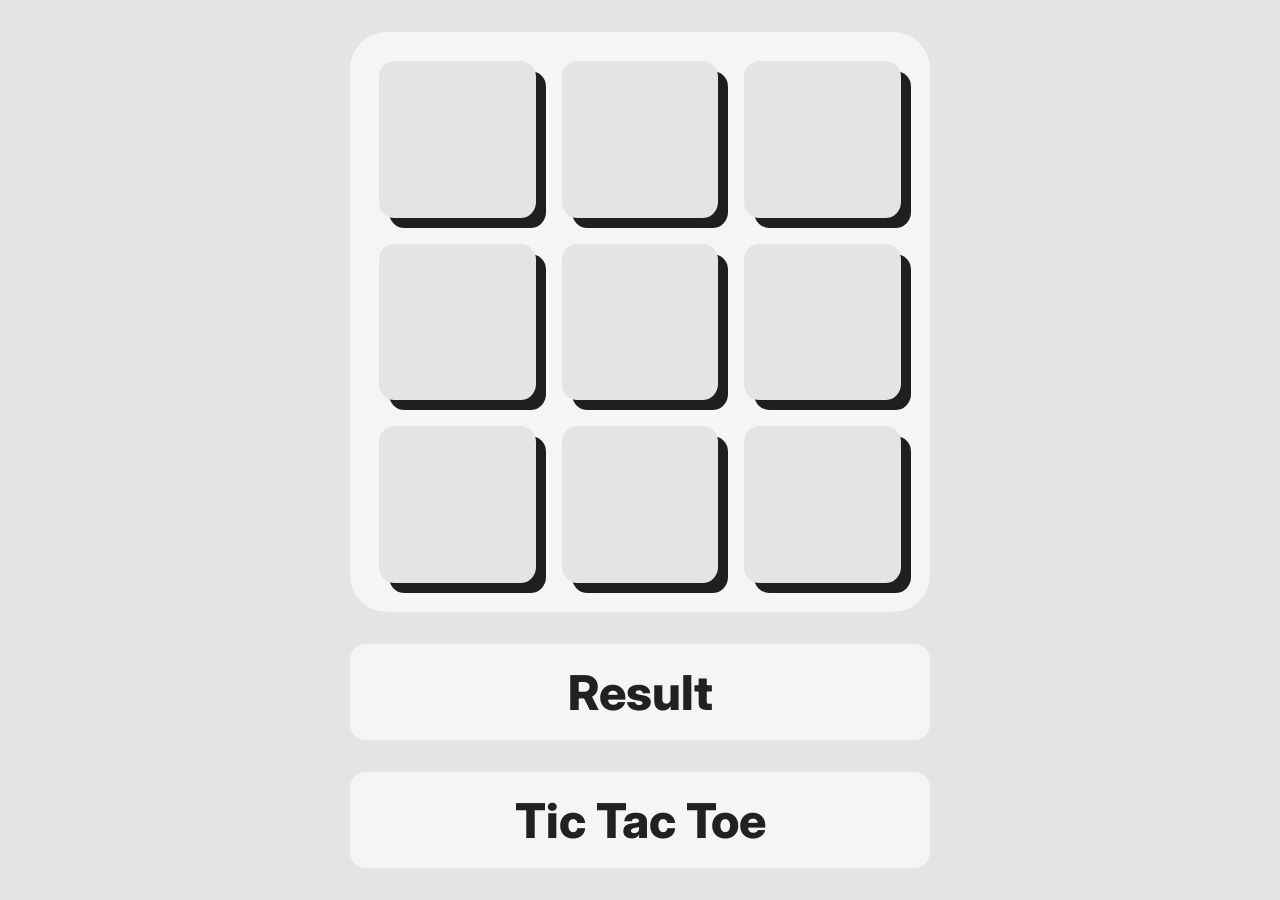
<file: tic-tac-toe/index.html>
<!doctype html>
<html lang="ru">
<head>
    <meta charset="UTF-8">
    <meta name="viewport"
          content="width=device-width, user-scalable=no, initial-scale=1.0, maximum-scale=1.0, minimum-scale=1.0">
    <meta http-equiv="X-UA-Compatible" content="ie=edge">
    <title>Крестики-нолики</title>

    <link rel="preconnect" href="https://fonts.googleapis.com">
    <link rel="preconnect" href="https://fonts.gstatic.com" crossorigin>
    <link href="https://fonts.googleapis.com/css2?family=Inter:ital,opsz,wght@0,14..32,100..900;1,14..32,100..900&display=swap" rel="stylesheet">

    <link rel="stylesheet" href="style.css">
</head>
<body>
    <div class="game" data-current-player="">
        <div class="game-board">
            <div class="game-board__fields">
                <label class="game-field">
                    <input type="radio" class="game-field__input" data-x="0" data-y="0" />
                    <span class="game-field__mark"></span>
                </label>
                <label class="game-field">
                    <input type="radio" class="game-field__input" data-x="1" data-y="0" />
                    <span class="game-field__mark"></span>
                </label>
                <label class="game-field">
                    <input type="radio" class="game-field__input" data-x="2" data-y="0" />
                    <span class="game-field__mark"></span>
                </label>
                <label class="game-field">
                    <input type="radio" class="game-field__input" data-x="0" data-y="1" />
                    <span class="game-field__mark"></span>
                </label>
                <label class="game-field">
                    <input type="radio" class="game-field__input" data-x="1" data-y="1" />
                    <span class="game-field__mark"></span>
                </label>
                <label class="game-field">
                    <input type="radio" class="game-field__input" data-x="2" data-y="1" />
                    <span class="game-field__mark"></span>
                </label>
                <label class="game-field">
                    <input type="radio" class="game-field__input" data-x="0" data-y="2" />
                    <span class="game-field__mark"></span>
                </label>
                <label class="game-field">
                    <input type="radio" class="game-field__input" data-x="1" data-y="2" />
                    <span class="game-field__mark"></span>
                </label>
                <label class="game-field">
                    <input type="radio" class="game-field__input" data-x="2" data-y="2" />
                    <span class="game-field__mark"></span>
                </label>
            </div>
        </div>

        <div class="game-result">Result</div>
        <div class="game-name">Tic Tac Toe</div>
        <button type="button" class="game-reset">
            <svg class="game-reset__icon" width="48" height="48" viewBox="0 0 48 48" fill="none" xmlns="http://www.w3.org/2000/svg">
                <path d="M40.4792 7.52083C35.725 2.76666 28.9875 0.0249977 21.5792 0.783331C10.875 1.8625 2.06667 10.5542 0.870837 21.2583C-0.73333 35.4042 10.2042 47.3333 24 47.3333C33.3042 47.3333 41.2958 41.8792 45.0292 34.0333C45.9625 32.0792 44.5625 29.8333 42.4042 29.8333C41.325 29.8333 40.3042 30.4167 39.8375 31.3792C36.5417 38.4667 28.6375 42.9583 20.0042 41.0333C13.5292 39.6042 8.30834 34.325 6.9375 27.85C4.4875 16.5333 13.0917 6.5 24 6.5C28.8417 6.5 33.1583 8.5125 36.3083 11.6917L31.9042 16.0958C30.0667 17.9333 31.35 21.0833 33.9458 21.0833H44.4167C46.0208 21.0833 47.3333 19.7708 47.3333 18.1667V7.69583C47.3333 5.1 44.1833 3.7875 42.3458 5.625L40.4792 7.52083Z" fill="white"/>
            </svg>
            Restart
        </button>
    </div>

    <script src="game.js"></script>
    <script>
        const $game = document.querySelector('[data-current-player]');
        const $gameInputs = document.querySelectorAll('.game-field__input');
        const $gameResult = document.querySelector('.game-result');
        const $gameReset = document.querySelector('.game-reset');

        if (!$game || !$gameInputs.length || !$gameResult || !$gameReset) {
            throw new Error('No game fields');
        }

        const game = new Game($game, $gameInputs, $gameResult, $gameReset);
        game.init();
    </script>
</body>
</html>
</file>
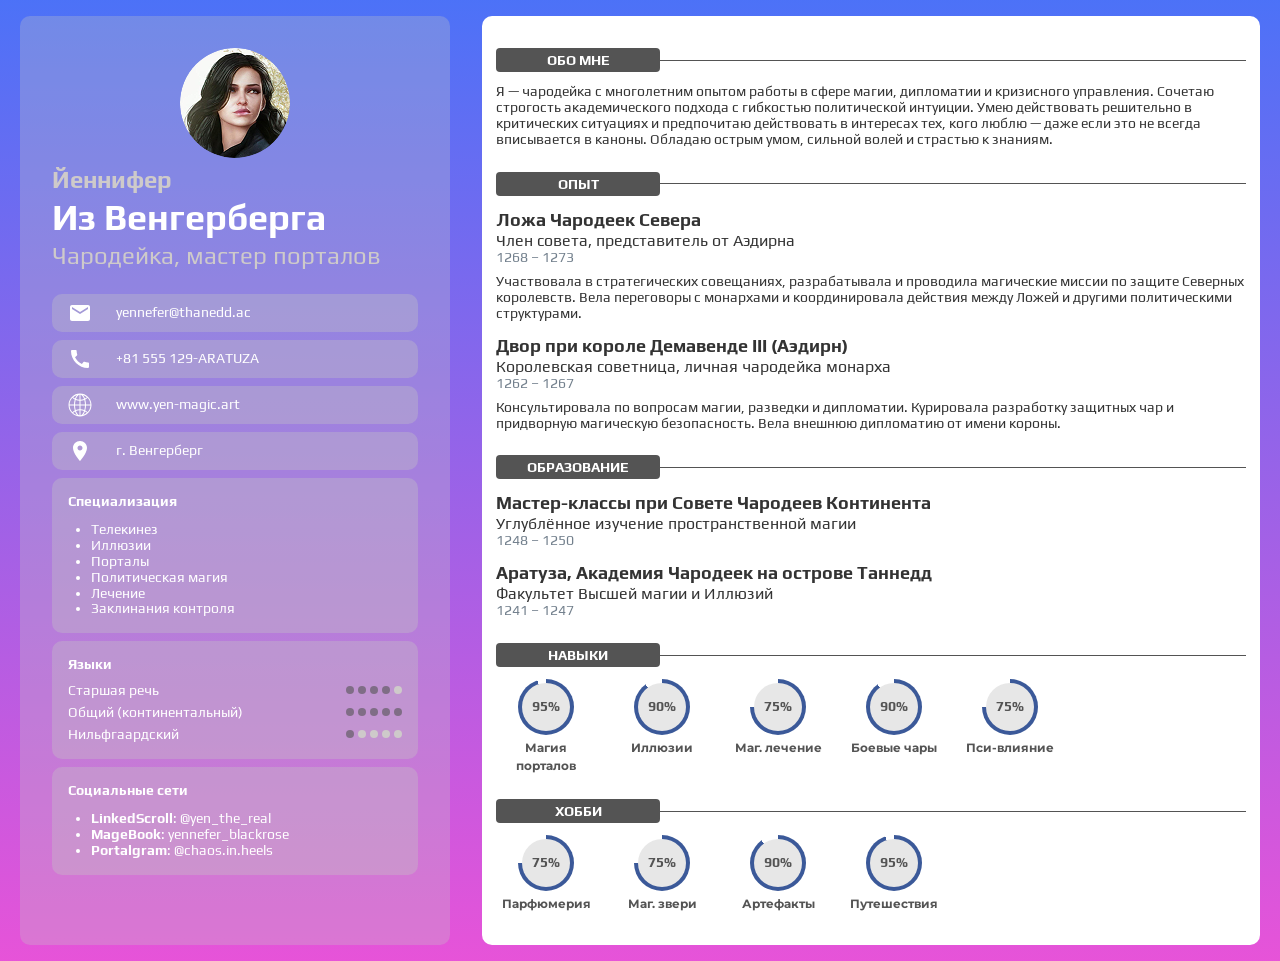
<file: visit/index.html>
<!doctype html>
<html lang="ru">
<head>
    <meta charset="UTF-8">
    <meta name="viewport"
          content="width=device-width, user-scalable=no, initial-scale=1.0, maximum-scale=1.0, minimum-scale=1.0">
    <meta http-equiv="X-UA-Compatible" content="ie=edge">
    <title>Визитка</title>

    <link rel="preconnect" href="https://fonts.googleapis.com">
    <link rel="preconnect" href="https://fonts.gstatic.com" crossorigin>
    <link href="https://fonts.googleapis.com/css2?family=Montserrat:ital,wght@0,100..900;1,100..900&family=Play:wght@400;700&display=swap" rel="stylesheet">

    <link rel="stylesheet" href="style.css">
</head>
<body>
    <div class="container">
        <aside class="person">
            <div class="person-photo-container">
                <img src="img/photo.png" alt="photo" class="person-photo">
            </div>

            <div class="person-info">
                <h1 class="person-info__name">
                    Йеннифер
                </h1>
                <h2 class="person-info__from">
                    Из Венгерберга
                </h2>
                <div class="person-info__job">
                    Чародейка, мастер порталов
                </div>
            </div>

            <div class="person-properties-list">
                <div class="person-property person-property--inline">
                    <svg width="24" height="24" viewBox="0 0 24 24" fill="none" xmlns="http://www.w3.org/2000/svg">
                        <g clip-path="url(#clip0_288_75)">
                            <path d="M20 4H4C2.9 4 2.01 4.9 2.01 6L2 18C2 19.1 2.9 20 4 20H20C21.1 20 22 19.1 22 18V6C22 4.9 21.1 4 20 4ZM20 8L12 13L4 8V6L12 11L20 6V8Z" fill="white"/>
                        </g>
                        <defs>
                            <clipPath id="clip0_288_75">
                                <rect width="24" height="24" fill="white"/>
                            </clipPath>
                        </defs>
                    </svg>
                    <a href="mailto:yennefer@thanedd.ac" target="_blank">yennefer@thanedd.ac</a>
                </div>
                <div class="person-property person-property--inline">
                    <svg width="24" height="24" viewBox="0 0 24 24" fill="none" xmlns="http://www.w3.org/2000/svg">
                        <g clip-path="url(#clip0_288_82)">
                            <path d="M20.01 15.38C18.78 15.38 17.59 15.18 16.48 14.82C16.13 14.7 15.74 14.79 15.47 15.06L13.9 17.03C11.07 15.68 8.42 13.13 7.01 10.2L8.96 8.54C9.23 8.26 9.31 7.87 9.2 7.52C8.83 6.41 8.64 5.22 8.64 3.99C8.64 3.45 8.19 3 7.65 3H4.19C3.65 3 3 3.24 3 3.99C3 13.28 10.73 21 20.01 21C20.72 21 21 20.37 21 19.82V16.37C21 15.83 20.55 15.38 20.01 15.38Z" fill="white"/>
                        </g>
                        <defs>
                            <clipPath id="clip0_288_82">
                                <rect width="24" height="24" fill="white"/>
                            </clipPath>
                        </defs>
                    </svg>
                    +81 555 129-ARATUZA
                </div>
                <div class="person-property person-property--inline">
                    <svg width="24" height="24" viewBox="0 0 24 24" fill="none" xmlns="http://www.w3.org/2000/svg">
                        <g clip-path="url(#clip0_288_88)">
                            <path d="M20.1188 3.88125C17.9531 1.71094 15.0656 0.515625 12 0.515625C8.93437 0.515625 6.04688 1.71094 3.88125 3.88125C1.71563 6.05156 0.515625 8.93437 0.515625 12C0.515625 15.0656 1.71094 17.9531 3.88125 20.1188C6.05156 22.2844 8.93437 23.4844 12 23.4844C15.0656 23.4844 17.9531 22.2891 20.1188 20.1188C22.2844 17.9484 23.4844 15.0656 23.4844 12C23.4844 8.93437 22.2891 6.04688 20.1188 3.88125ZM22.4437 11.4844H17.9906C17.9484 9.7125 17.7 8.00625 17.2641 6.49219C18.1125 6.05625 18.9047 5.50781 19.6312 4.86094C21.2719 6.61406 22.3172 8.92969 22.4437 11.4844ZM12.5156 12.5156H16.9641C16.9266 14.1469 16.7016 15.7078 16.3125 17.1047C15.1125 16.6219 13.8328 16.3406 12.5156 16.2797V12.5156ZM18.8906 4.14375C18.2906 4.67344 17.6344 5.12344 16.9406 5.49844C16.7625 5.00156 16.5609 4.53281 16.3359 4.09219C15.8906 3.21094 15.3844 2.48906 14.8266 1.93594C16.35 2.3625 17.7328 3.12656 18.8906 4.14375ZM12.5156 1.70625C13.5891 1.94531 14.6016 2.93437 15.4172 4.54688C15.6375 4.98281 15.8344 5.44687 16.0078 5.93906C14.9062 6.39375 13.7297 6.66094 12.5156 6.72187V1.70625ZM16.3172 6.92813C16.7016 8.31563 16.9219 9.86719 16.9594 11.4891H12.5156V7.75781C13.8375 7.69688 15.1172 7.41094 16.3172 6.92813ZM11.4844 11.4844H7.03594C7.07344 9.8625 7.29375 8.31094 7.67813 6.92344C8.87813 7.41094 10.1625 7.69219 11.4797 7.74844V11.4844H11.4844ZM11.4891 1.70625V6.72187C10.275 6.66094 9.09375 6.39375 7.99688 5.93906C8.17031 5.44687 8.36719 4.98281 8.5875 4.54688C9.40312 2.93437 10.4156 1.94531 11.4891 1.70625ZM9.17813 1.93594C8.62031 2.48906 8.11406 3.21563 7.66875 4.09219C7.44844 4.53281 7.24687 5.00156 7.06406 5.49844C6.37031 5.12344 5.71875 4.67344 5.11406 4.14375C6.27187 3.12656 7.65469 2.3625 9.17813 1.93594ZM4.37344 4.86094C5.1 5.50781 5.89219 6.05156 6.74063 6.49219C6.30469 8.01094 6.05156 9.7125 6.01406 11.4844H1.56094C1.6875 8.92969 2.73281 6.61406 4.37344 4.86094ZM1.56094 12.5156H6.01406C6.05625 14.3016 6.30937 16.0125 6.75 17.5359C5.90625 17.9719 5.11406 18.5109 4.39219 19.1578C2.7375 17.4 1.6875 15.0797 1.56094 12.5156ZM5.13281 19.875C5.73281 19.35 6.38437 18.9 7.07344 18.5297C7.25156 19.0125 7.44844 19.4766 7.66875 19.9078C8.11406 20.7891 8.62031 21.5109 9.17813 22.0687C7.66406 21.6422 6.28594 20.8828 5.13281 19.875ZM11.4891 22.2938C10.4156 22.0547 9.40312 21.0656 8.5875 19.4531C8.37187 19.0266 8.17969 18.5719 8.00625 18.0891C9.10313 17.6344 10.2797 17.3672 11.4891 17.3109V22.2938ZM7.69219 17.1047C7.30313 15.7078 7.07812 14.1469 7.04062 12.5156H11.4891V16.2797C10.1719 16.3359 8.89219 16.6172 7.69219 17.1047ZM12.5203 22.2938V17.3109C13.7297 17.3719 14.9062 17.6344 16.0031 18.0891C15.8297 18.5719 15.6375 19.0266 15.4219 19.4531C14.6062 21.0656 13.5938 22.0547 12.5203 22.2938ZM14.8312 22.0641C15.3891 21.5109 15.8953 20.7844 16.3406 19.9031C16.5609 19.4719 16.7578 19.0078 16.9359 18.525C17.625 18.8953 18.2766 19.3453 18.8766 19.8703C17.7234 20.8828 16.3453 21.6422 14.8312 22.0641ZM19.6219 19.1578C18.9 18.5156 18.1078 17.9719 17.2641 17.5359C17.7047 16.0125 17.9578 14.2969 18 12.5156H22.4531C22.3219 15.0797 21.2719 17.4 19.6219 19.1578Z" fill="white"/>
                        </g>
                        <defs>
                            <clipPath id="clip0_288_88">
                                <rect width="24" height="24" fill="white"/>
                            </clipPath>
                        </defs>
                    </svg>
                    <a href="http://yen-magic.art" target="_blank">www.yen-magic.art</a>
                </div>
                <div class="person-property person-property--inline">
                    <svg width="24" height="24" viewBox="0 0 24 24" fill="none" xmlns="http://www.w3.org/2000/svg">
                        <g clip-path="url(#clip0_288_94)">
                            <path d="M12 2C8.13 2 5 5.13 5 9C5 14.25 12 22 12 22C12 22 19 14.25 19 9C19 5.13 15.87 2 12 2ZM12 11.5C10.62 11.5 9.5 10.38 9.5 9C9.5 7.62 10.62 6.5 12 6.5C13.38 6.5 14.5 7.62 14.5 9C14.5 10.38 13.38 11.5 12 11.5Z" fill="white"/>
                        </g>
                        <defs>
                            <clipPath id="clip0_288_94">
                                <rect width="24" height="24" fill="white"/>
                            </clipPath>
                        </defs>
                    </svg>
                    г. Венгерберг
                </div>

                <div class="person-property">
                    <div class="person-property__title">
                        Специализация
                    </div>
                    <ul>
                        <li>Телекинез</li>
                        <li>Иллюзии</li>
                        <li>Порталы</li>
                        <li>Политическая магия</li>
                        <li>Лечение</li>
                        <li>Заклинания контроля</li>
                    </ul>
                </div>
                <div class="person-property">
                    <div class="person-property__title">
                        Языки
                    </div>
                    <div class="person-lang-list">
                        <div class="person-lang">
                            Старшая речь
                            <div class="person-rating">
                                <div class="person-rating-point person-rating-point--active"></div>
                                <div class="person-rating-point person-rating-point--active"></div>
                                <div class="person-rating-point person-rating-point--active"></div>
                                <div class="person-rating-point person-rating-point--active"></div>
                                <div class="person-rating-point"></div>
                            </div>
                        </div>
                        <div class="person-lang">
                            Общий (континентальный)
                            <div class="person-rating">
                                <div class="person-rating-point person-rating-point--active"></div>
                                <div class="person-rating-point person-rating-point--active"></div>
                                <div class="person-rating-point person-rating-point--active"></div>
                                <div class="person-rating-point person-rating-point--active"></div>
                                <div class="person-rating-point person-rating-point--active"></div>
                            </div>
                        </div>
                        <div class="person-lang">
                            Нильфгаардский
                            <div class="person-rating">
                                <div class="person-rating-point person-rating-point--active"></div>
                                <div class="person-rating-point"></div>
                                <div class="person-rating-point"></div>
                                <div class="person-rating-point"></div>
                                <div class="person-rating-point"></div>
                            </div>
                        </div>
                    </div>
                </div>
                <div class="person-property">
                    <div class="person-property__title">
                        Социальные сети
                    </div>

                    <ul>
                        <li><b>LinkedScroll</b>: @yen_the_real</li>
                        <li><b>MageBook</b>: yennefer_blackrose</li>
                        <li><b>Portalgram</b>: @chaos.in.heels</li>
                    </ul>
                </div>
            </div>
        </aside>

        <main class="main-content">
            <section>
                <h3 class="section-title">
                    <span class="section-title__content">ОБО МНЕ</span>
                </h3>
                Я — чародейка с многолетним опытом работы в сфере магии, дипломатии и кризисного управления. Сочетаю строгость академического подхода с гибкостью политической интуиции.
                Умею действовать решительно в критических ситуациях и предпочитаю действовать в интересах тех, кого люблю — даже если это не всегда вписывается в каноны.
                Обладаю острым умом, сильной волей и страстью к знаниям.
            </section>
            <section>
                <h3 class="section-title">
                    <span class="section-title__content">ОПЫТ</span>
                </h3>
                <div class="short-info">
                    <div class="short-info__title">Ложа Чародеек Севера</div>
                    <div class="short-info__subtitle">Член совета, представитель от Аэдирна</div>
                    <div class="short-info__years">1268 – 1273</div>
                    <div class="short-info__description">
                        Участвовала в стратегических совещаниях, разрабатывала и проводила магические миссии по защите Северных королевств.
                        Вела переговоры с монархами и координировала действия между Ложей и другими политическими структурами.
                    </div>
                </div>
                <div class="short-info">
                    <div class="short-info__title">Двор при короле Демавенде III (Аэдирн)</div>
                    <div class="short-info__subtitle">Королевская советница, личная чародейка монарха </div>
                    <div class="short-info__years">1262 – 1267</div>
                    <div class="short-info__description">
                        Консультировала по вопросам магии, разведки и дипломатии.
                        Курировала разработку защитных чар и придворную магическую безопасность.
                        Вела внешнюю дипломатию от имени короны.
                    </div>
                </div>
            </section>
            <section>
                <h3 class="section-title">
                    <span class="section-title__content">ОБРАЗОВАНИЕ</span>
                </h3>
                <div class="short-info">
                    <div class="short-info__title">Мастер-классы при Совете Чародеев Континента</div>
                    <div class="short-info__subtitle">Углублённое изучение пространственной магии</div>
                    <div class="short-info__years">1248 – 1250</div>
                </div>
                <div class="short-info">
                    <div class="short-info__title">Аратуза, Академия Чародеек на острове Таннедд</div>
                    <div class="short-info__subtitle">Факультет Высшей магии и Иллюзий</div>
                    <div class="short-info__years">1241 – 1247</div>
                </div>
            </section>
            <section>
                <h3 class="section-title">
                    <span class="section-title__content">НАВЫКИ</span>
                </h3>
                <div class="radial-info-list">
                    <div class="radial-info">
                        <div class="radial-info__box" style="--p:95">95%</div>
                        <div class="radial-info__title">Магия порталов</div>
                    </div>
                    <div class="radial-info">
                        <div class="radial-info__box" style="--p:90">90%</div>
                        <div class="radial-info__title">Иллюзии</div>
                    </div>
                    <div class="radial-info">
                        <div class="radial-info__box" style="--p:75">75%</div>
                        <div class="radial-info__title">Маг. лечение</div>
                    </div>
                    <div class="radial-info">
                        <div class="radial-info__box" style="--p:90">90%</div>
                        <div class="radial-info__title">Боевые чары</div>
                    </div>
                    <div class="radial-info">
                        <div class="radial-info__box" style="--p:75">75%</div>
                        <div class="radial-info__title">Пси-влияние</div>
                    </div>
                </div>
            </section>
            <section>
                <h3 class="section-title">
                    <span class="section-title__content">ХОББИ</span>
                </h3>
                <div class="radial-info-list">
                    <div class="radial-info">
                        <div class="radial-info__box" style="--p:75">75%</div>
                        <div class="radial-info__title">Парфюмерия</div>
                    </div>
                    <div class="radial-info">
                        <div class="radial-info__box" style="--p:75">75%</div>
                        <div class="radial-info__title">Маг. звери</div>
                    </div>
                    <div class="radial-info">
                        <div class="radial-info__box" style="--p:90">90%</div>
                        <div class="radial-info__title">Артефакты</div>
                    </div>
                    <div class="radial-info">
                        <div class="radial-info__box" style="--p:95">95%</div>
                        <div class="radial-info__title">Путешествия</div>
                    </div>
                </div>
            </section>
        </main>
    </div>
</body>
</html>
</file>
<file: tic-tac-toe/style.css>
html, body {
    margin: 0;
    padding: 0;
    height: 100%;
}

* {
    box-sizing: border-box;
    font-family: "Inter", sans-serif;
    font-optical-sizing: auto;
    font-style: normal;
}

body {
    background-color: #E4E4E4;
    min-width: 320px;
}

html {
    font-size: 10px;
}
@media (min-width: 768px) {
    html {
        font-size: 16px;
    }
}

.game {
    width: 100%;
    max-width: 620px;
    margin: auto;
    padding: 20px;

    display: flex;
    flex-direction: column;
    min-height: 100%;
    justify-content: center;
    gap: 2rem;
}
    .game-board {
        position: relative;
        background: #F5F5F5;
        border-radius: 37px;

        padding-bottom: 100%;
    }
    .game-board__fields {
        position: absolute;
        inset: 5%;

        display: grid;
        gap: 5%;
        grid-template-columns: repeat(3, 1fr);
        grid-template-rows: repeat(3, 1fr);
    }
    .game-field {
        background-color: #E4E4E4;
        border-radius: 10%;
        box-shadow: 10px 10px #1F1F1F;
        transition: .3s ease;
        padding: 10%;
        position: relative;
        -webkit-tap-highlight-color: transparent
    }
        .game-field:has(.game-field__input:not(:checked):not(:disabled)){
            cursor: pointer;
        }
            .game-field:has(.game-field__input:not(:checked):not(:disabled)):hover {
                box-shadow: 5px 5px #1F1F1F;
            }
        .game-field__input {
            display: none;
        }
        .game-field__mark {
            width: 100%;
            height: 100%;
            display: block;
            opacity: 0;
            transition: .3s ease;
        }
        [data-current-player="X"] .game-field:hover .game-field__input:not(:checked)+.game-field__mark {
            background: url('./img/x.svg') no-repeat;
            background-size: cover;
            opacity: 0.15;
        }
        [data-current-player="0"] .game-field:hover .game-field__input:not(:checked)+.game-field__mark {
            background: url('./img/0.svg') no-repeat;
            background-size: cover;
            opacity: 0.15;
        }
        .game-field__input:checked+.game-field__mark {
            opacity: 1;
        }
            .game-field__input[value="X"]:checked+.game-field__mark {
                background: url('./img/x.svg') no-repeat;
                background-size: cover;
            }
            .game-field__input[value="0"]:checked+.game-field__mark {
                background: url('./img/0.svg') no-repeat;
                background-size: cover;
            }
    .game-field:after {
        content: '';
        height: 10px;
        display: block;
        position: absolute;
        top: 0;
        bottom: 0;
        left: 50%;
        width: 0;
        background: red;
        margin: auto;
        z-index: 1;
        pointer-events: none;
        border-radius: 10px;
        transform-origin: left center;
    }
        .game:not([data-current-player]) .game-field:after {
            transition: width .5s ease;
        }
        .game-field[data-line-direction]:after {
            width: 236%;
        }
        .game-field[data-line-direction='vertical']:after {
            transform: rotate(90deg);
        }
        .game-field[data-line-direction='diagonal1']:after {
            transform: rotate(45deg);
            width: 330%;
        }
        .game-field[data-line-direction='diagonal2']:after {
            transform: rotate(135deg);
            width: 330%;
        }
    .game-result, .game-reset, .game-name {
        height: 6rem;
        padding: 0 10px;
        font-weight: 800;
        font-size: 3rem;
        color: #212121;
        display: flex;
        align-items: center;
        justify-content: center;
        background-color: #F5F5F5;
        border-radius: 16px;
    }
    .game-reset {
        cursor: pointer;
        background-color: #212121;
        color: white;
        user-select: none;
    }
        .game:not([data-current-player]) .game-name {
            display: none;
        }
        .game[data-current-player] .game-reset {
            display: none;
        }
        .game-reset__icon {
            width: 1em;
            height: 1em;
            fill: currentColor;
            margin-right: 1.6rem;
        }
</file>
<file: visit/style.css>
:root {
    --gray-light: #E7E7E7;
    --gray: #CECACA;
    --gray-semi-dark: #545454;
    --gray-gark: #343434;
    --dark-gray-rgb: 84, 84, 84;
    --gray-smoke: #73808D;

    --text-color: #000000CC;
}

html, body {
    margin: 0;
    padding: 0;
    min-height: 100%;
}

* {
    box-sizing: border-box;
}

body {
    font-family: "Play", sans-serif;
    font-weight: 400;
    font-size: 14px;
    line-height: 1.14;
    font-style: normal;
    background: linear-gradient(#0338F4B5, #E025CEC9) no-repeat;
}
ul {
    margin: 12px 0 0;
    padding-left: 23px;
}

.container {
    max-width: 1340px;
    min-width: 1040px;
    margin: 16px auto;
    padding: 0 20px;
    display: flex;
    gap: 32px;
}

.person {
    background-color: #C4C4C44D;
    border-radius: 10px;
    padding: 32px;
    width: 35%;
    max-width: 430px;
    min-width: 350px;
}
    .person-photo-container {
        display: flex;
        justify-content: center;
    }
        .person-photo {
            border-radius: 50%;
        }
    .person-info {
        margin-top: 8px;
        display: flex;
        flex-direction: column;
        gap: 4px;
    }
        .person-info__name {
            color: var(--gray);
            font-size: 24px;
            margin: 0;
        }
        .person-info__from {
            color: #FFFFFF;
            font-size: 36px;
            margin: 0;
        }
        .person-info__job {
            color: var(--gray);
            font-size: 24px;
        }
    .person-properties-list {
        margin-top: 24px;
        display: flex;
        flex-direction: column;
        gap: 8px;
        color: #fff;
    }
        .person-property {
            background-color: #C4C4C459;
            border-radius: 10px;
            padding: 16px;
        }
            .person-property--inline {
                display: flex;
                align-items: center;
                gap: 24px;
                padding: 7px 16px;
            }
            .person-property__title {
                font-size: 14px;
                font-weight: 700;
                margin-bottom: 8px;
            }
            .person-property a {
                color: #fff;
                text-decoration: none;
            }
                .person-property a:hover {
                    text-decoration: underline;
                }
    .person-lang-list {
        display: flex;
        flex-direction: column;
        gap: 4px;
        line-height: 18px;
    }
    .person-lang {
        display: flex;
        align-items: center;
        justify-content: space-between;
    }
    .person-rating {
        display: flex;
        gap: 4px;
    }
        .person-rating-point {
            background-color: var(--gray);
            width: 8px;
            height: 8px;
            border-radius: 50%;
        }
        .person-rating-point--active {
            background-color: rgba(var(--dark-gray-rgb), 0.6);
        }

.main-content {
    background-color: #fff;
    border-radius: 10px;
    padding: 32px 14px;
    flex: 1;
    display: flex;
    flex-direction: column;
    gap: 24px;
    color: var(--text-color);
}
    .section-title {
        margin: 0 0 12px;
        position: relative;
        display: flex;
        align-items: center;
    }
        .section-title__content {
            font-weight: 700;
            font-size: 14px;
            line-height: 18px;
            min-width: 164px;
            width: fit-content;
            text-transform: uppercase;
            color: #fff;
            background-color: var(--gray-semi-dark);
            border-radius: 4px;
            text-align: center;
            padding: 3px 20px;
        }
        .section-title:after {
            content: '';
            background-color: var(--gray-semi-dark);
            height: 1px;
            flex: 1;
        }
    .short-info + .short-info {
        margin-top: 12px;
    }
        .short-info__title {
            font-size: 18px;
            font-weight: 700;
            line-height: 24px;
        }
        .short-info__subtitle {
            color: var(--gray-gark);
            font-size: 16px;
            line-height: 18px;
        }
        .short-info__years {
            color: var(--gray-smoke);
        }
        .short-info__description {
            margin-top: 8px;
        }
    .radial-info-list {
        display: flex;
        gap: 16px;
    }
        .radial-info {
            display: flex;
            flex-direction: column;
            align-items: center;
            gap: 4px;
            width: 100px;
        }
        .radial-info__box {
            --p:attr(data-value);
            --v:calc( ((18/5) * var(--p) - 90)*1deg);

            width: 56px;
            height: 56px;
            border-radius: 50%;
            padding: 4px;
            background:
                    linear-gradient(var(--gray-light),var(--gray-light)) content-box,
                    linear-gradient(var(--v), #fff     50%,transparent 0) 0/min(100%,(50 - var(--p))*100%),
                    linear-gradient(var(--v), transparent 50%,#3B5999        0) 0/min(100%,(var(--p) - 50)*100%),
                    linear-gradient(to right, #fff 50%,#3B5999 0);

            color: var(--gray-semi-dark);
            font-size: 14px;
            font-weight: 700;

            display: flex;
            align-items: center;
            justify-content: center;
        }
        .radial-info__title {
            font-size: 12px;
            font-weight: 700;
            line-height: 18px;
            color: var(--gray-semi-dark);
            text-align: center;
            font-family: "Montserrat", sans-serif;

        }
</file>
